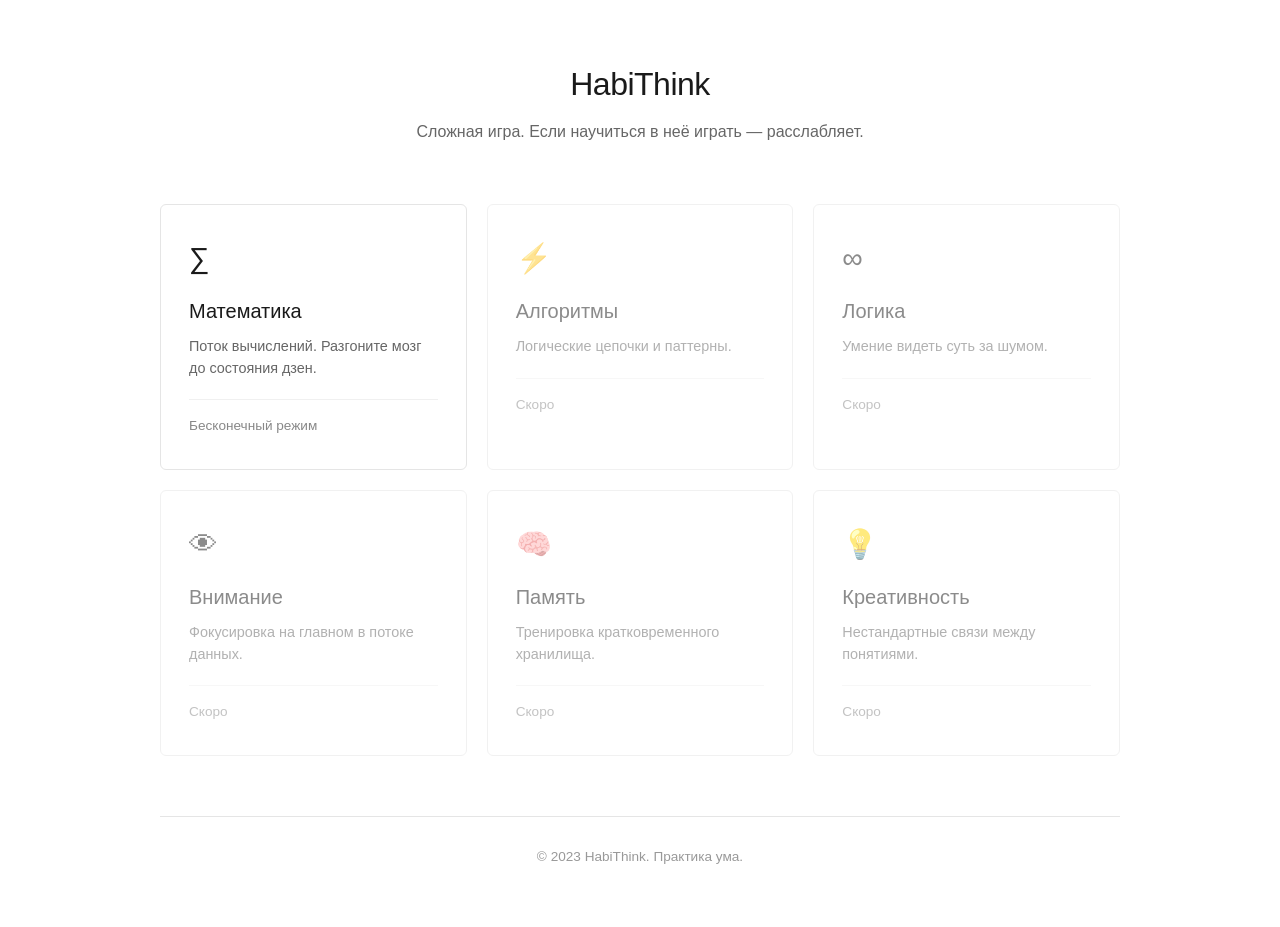
<file: index.html>
<!DOCTYPE html>
<html lang="ru">
<head>
    <meta charset="UTF-8">
    <meta name="viewport" content="width=device-width, initial-scale=1.0">
    <title>HabiThink - Главная</title>
    <link rel="stylesheet" href="styles.css">
</head>
<body>
    <div class="container">
        <header>
            <h1>HabiThink</h1>
            <p class="subtitle">Сложная игра. Если научиться в неё играть — расслабляет.</p>
        </header>

        <main class="grid">
            <a href="math.html" class="card">
                <div class="card-icon">∑</div>
                <h2>Математика</h2>
                <p class="card-desc">Поток вычислений. Разгоните мозг до состояния дзен.</p>
                <div class="card-stats">
                    <span>Бесконечный режим</span>
                </div>
            </a>

            <div class="card disabled">
                <div class="card-icon">⚡</div>
                <h2>Алгоритмы</h2>
                <p class="card-desc">Логические цепочки и паттерны.</p>
                <div class="card-stats">
                    <span>Скоро</span>
                </div>
            </div>

            <div class="card disabled">
                <div class="card-icon">∞</div>
                <h2>Логика</h2>
                <p class="card-desc">Умение видеть суть за шумом.</p>
                <div class="card-stats">
                    <span>Скоро</span>
                </div>
            </div>

            <div class="card disabled">
                <div class="card-icon">👁</div>
                <h2>Внимание</h2>
                <p class="card-desc">Фокусировка на главном в потоке данных.</p>
                <div class="card-stats">
                    <span>Скоро</span>
                </div>
            </div>

            <div class="card disabled">
                <div class="card-icon">🧠</div>
                <h2>Память</h2>
                <p class="card-desc">Тренировка кратковременного хранилища.</p>
                <div class="card-stats">
                    <span>Скоро</span>
                </div>
            </div>

            <div class="card disabled">
                <div class="card-icon">💡</div>
                <h2>Креативность</h2>
                <p class="card-desc">Нестандартные связи между понятиями.</p>
                <div class="card-stats">
                    <span>Скоро</span>
                </div>
            </div>
        </main>

        <footer>
            <p>&copy; 2023 HabiThink. Практика ума.</p>
        </footer>
    </div>
</body>
</html>
</file>
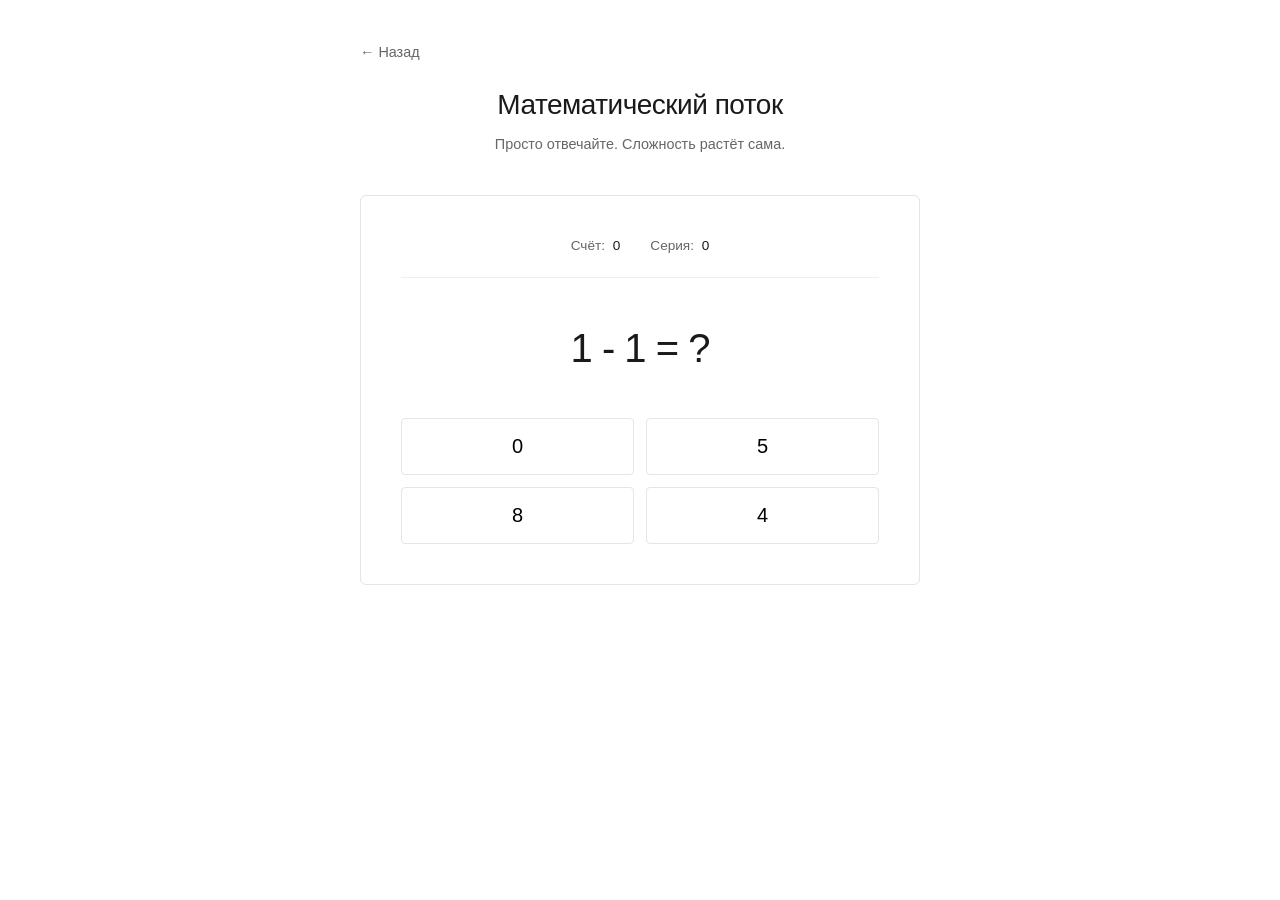
<file: math.html>
<!DOCTYPE html>
<html lang="ru">
<head>
    <meta charset="UTF-8">
    <meta name="viewport" content="width=device-width, initial-scale=1.0">
    <title>Математика — HabiThink</title>
    <link rel="stylesheet" href="styles.css">
</head>
<body>
    <div class="math-game-container">
        <a href="index.html" class="back-link">← Назад</a>
        
        <header class="math-header">
            <h1>Математический поток</h1>
            <p>Просто отвечайте. Сложность растёт сама.</p>
        </header>

        <div class="game-area">
            <div class="game-stats">
                <span class="game-stat">Счёт: <span class="game-stat-value" id="score">0</span></span>
                <span class="game-stat">Серия: <span class="game-stat-value" id="streak">0</span></span>
            </div>

            <div class="problem-display" id="problem">
                2 + 3 = ?
            </div>

            <div class="answer-buttons" id="answerButtons">
                <!-- Кнопки с вариантами ответов -->
            </div>

            <div class="feedback" id="feedback"></div>
        </div>
    </div>

    <script>
        // Состояние игры
        const gameState = {
            score: 0,
            streak: 0,
            currentAnswer: null,
            difficultyMultiplier: 1
        };

        // DOM элементы
        const problemEl = document.getElementById('problem');
        const answerButtonsEl = document.getElementById('answerButtons');
        const feedbackEl = document.getElementById('feedback');
        const scoreEl = document.getElementById('score');
        const streakEl = document.getElementById('streak');

        // Генерация случайного числа в диапазоне
        function randomInt(min, max) {
            return Math.floor(Math.random() * (max - min + 1)) + min;
        }

        // Генерация задачи
        function generateProblem() {
            const { difficultyMultiplier } = gameState;
            
            // Базовые диапазоны, которые растут незаметно
            const baseMax = 10 * difficultyMultiplier;
            const min = 1;
            const max = Math.min(baseMax, 50); // Ограничим максимум
            
            // Выбор операции на основе сложности
            let operations = ['+', '-'];
            if (difficultyMultiplier >= 2) operations.push('*');
            if (difficultyMultiplier >= 3) operations.push('/');
            
            const operation = operations[randomInt(0, operations.length - 1)];
            let num1, num2, answer;

            // Генерация чисел в зависимости от операции
            switch(operation) {
                case '+':
                    num1 = randomInt(min, max);
                    num2 = randomInt(min, max);
                    answer = num1 + num2;
                    break;
                case '-':
                    num1 = randomInt(min, max);
                    num2 = randomInt(min, num1);
                    answer = num1 - num2;
                    break;
                case '*':
                    const multMax = Math.min(max, 12);
                    num1 = randomInt(min, multMax);
                    num2 = randomInt(min, multMax);
                    answer = num1 * num2;
                    break;
                case '/':
                    num2 = randomInt(min, Math.min(max, 10));
                    answer = randomInt(min, Math.min(max, 10));
                    num1 = num2 * answer;
                    break;
            }

            // Форматирование отображения
            let displayOp = operation;
            if (operation === '*') displayOp = '×';
            if (operation === '/') displayOp = '÷';

            gameState.currentAnswer = answer;
            
            problemEl.textContent = `${num1} ${displayOp} ${num2} = ?`;
            
            generateAnswerButtons(answer);
        }

        // Генерация кнопок с ответами
        function generateAnswerButtons(correctAnswer) {
            answerButtonsEl.innerHTML = '';
            
            // Создаём массив ответов (1 правильный + 3 неправильных)
            const answers = new Set();
            answers.add(correctAnswer);
            
            while (answers.size < 4) {
                const offset = randomInt(-10, 10);
                const wrongAnswer = correctAnswer + offset;
                if (wrongAnswer !== correctAnswer && wrongAnswer > 0) {
                    answers.add(wrongAnswer);
                }
            }
            
            // Перемешиваем ответы
            const shuffledAnswers = Array.from(answers).sort(() => Math.random() - 0.5);
            
            // Создаём кнопки
            shuffledAnswers.forEach(answer => {
                const button = document.createElement('button');
                button.className = 'answer-btn';
                button.textContent = answer;
                button.addEventListener('click', () => checkAnswer(answer));
                answerButtonsEl.appendChild(button);
            });
        }

        // Проверка ответа
        function checkAnswer(userAnswer) {
            if (userAnswer === gameState.currentAnswer) {
                // Правильный ответ
                gameState.score += 10;
                gameState.streak++;
                
                // Незаметное повышение сложности каждые 5 правильных ответов
                gameState.difficultyMultiplier = Math.floor(gameState.streak / 5) + 1;
                
                showFeedback('Верно', 'correct');
                setTimeout(() => {
                    hideFeedback();
                    generateProblem();
                }, 600);
            } else {
                // Неправильный ответ
                gameState.streak = 0;
                gameState.difficultyMultiplier = 1;
                
                showFeedback(`Правильный ответ: ${gameState.currentAnswer}`, 'incorrect');
                setTimeout(() => {
                    hideFeedback();
                    generateProblem();
                }, 1000);
            }

            updateStats();
        }

        // Обновление статистики
        function updateStats() {
            scoreEl.textContent = gameState.score;
            streakEl.textContent = gameState.streak;
        }

        // Показ обратной связи
        function showFeedback(message, type) {
            feedbackEl.textContent = message;
            feedbackEl.className = `feedback ${type}`;
        }

        // Скрытие обратной связи
        function hideFeedback() {
            feedbackEl.className = 'feedback';
        }

        // Инициализация игры
        generateProblem();
    </script>
</body>
</html>
</file>
<file: styles.css>
/* HabiThink — Минималистичные стили */

* {
    margin: 0;
    padding: 0;
    box-sizing: border-box;
}

body {
    font-family: -apple-system, BlinkMacSystemFont, 'Segoe UI', sans-serif;
    background: #ffffff;
    color: #1a1a1a;
    line-height: 1.5;
}

.container {
    max-width: 1000px;
    margin: 0 auto;
    padding: 60px 20px;
}

header {
    text-align: center;
    margin-bottom: 60px;
}

header h1 {
    font-size: 2rem;
    font-weight: 400;
    margin-bottom: 12px;
    letter-spacing: -0.5px;
}

header p {
    font-size: 1rem;
    color: #666;
    max-width: 500px;
    margin: 0 auto;
}

.grid {
    display: grid;
    grid-template-columns: repeat(auto-fit, minmax(280px, 1fr));
    gap: 20px;
}

.card {
    background: #fff;
    border: 1px solid #e5e5e5;
    border-radius: 6px;
    padding: 32px 28px;
    cursor: pointer;
    transition: border-color 0.15s ease;
    text-decoration: none;
    color: inherit;
    display: block;
}

.card:hover {
    border-color: #1a1a1a;
}

.card.disabled {
    opacity: 0.5;
    cursor: default;
}

.card.disabled:hover {
    border-color: #e5e5e5;
}

.card-icon {
    font-size: 1.8rem;
    margin-bottom: 16px;
    display: block;
}

.card h2 {
    font-size: 1.25rem;
    font-weight: 500;
    margin-bottom: 10px;
    color: #1a1a1a;
}

.card-desc {
    color: #666;
    font-size: 0.9rem;
    line-height: 1.5;
}

.card-stats {
    margin-top: 20px;
    padding-top: 16px;
    border-top: 1px solid #f0f0f0;
    font-size: 0.85rem;
    color: #888;
}

footer {
    text-align: center;
    margin-top: 60px;
    padding-top: 30px;
    border-top: 1px solid #e5e5e5;
    color: #999;
    font-size: 0.85rem;
}

@media (max-width: 768px) {
    .container {
        padding: 40px 20px;
    }

    header h1 {
        font-size: 1.75rem;
    }

    .grid {
        grid-template-columns: 1fr;
    }
}

/* Math Game Styles */
.math-game-container {
    max-width: 600px;
    margin: 0 auto;
    padding: 40px 20px;
}

.math-header {
    text-align: center;
    margin-bottom: 40px;
}

.math-header h1 {
    font-size: 1.75rem;
    font-weight: 400;
    margin-bottom: 8px;
}

.math-header p {
    color: #666;
    font-size: 0.9rem;
}

.game-area {
    background: #fff;
    border: 1px solid #e5e5e5;
    border-radius: 6px;
    padding: 40px;
    text-align: center;
}

.game-stats {
    display: flex;
    justify-content: center;
    gap: 30px;
    margin-bottom: 30px;
    padding-bottom: 20px;
    border-bottom: 1px solid #f0f0f0;
}

.game-stat {
    font-size: 0.85rem;
    color: #666;
}

.game-stat-value {
    font-weight: 500;
    color: #1a1a1a;
    margin-left: 4px;
}

.problem-display {
    font-size: 2.5rem;
    font-weight: 400;
    margin: 40px 0;
    letter-spacing: -1px;
}

.answer-buttons {
    display: grid;
    grid-template-columns: repeat(2, 1fr);
    gap: 12px;
    margin-top: 30px;
}

.answer-btn {
    padding: 16px;
    border: 1px solid #e5e5e5;
    background: #fff;
    border-radius: 4px;
    cursor: pointer;
    font-size: 1.25rem;
    transition: all 0.15s ease;
}

.answer-btn:hover {
    border-color: #1a1a1a;
    background: #fafafa;
}

.answer-btn:active {
    background: #1a1a1a;
    color: #fff;
    border-color: #1a1a1a;
}

.feedback {
    margin-top: 20px;
    padding: 12px;
    border-radius: 4px;
    font-size: 0.9rem;
    display: none;
}

.feedback.correct {
    background: #f0fdf4;
    color: #166534;
    display: block;
}

.feedback.incorrect {
    background: #fef2f2;
    color: #991b1b;
    display: block;
}

.back-link {
    display: inline-block;
    margin-bottom: 20px;
    color: #666;
    text-decoration: none;
    font-size: 0.9rem;
}

.back-link:hover {
    color: #1a1a1a;
}

@media (max-width: 768px) {
    .math-game-container {
        padding: 20px;
    }

    .problem-display {
        font-size: 2rem;
    }

    .answer-buttons {
        grid-template-columns: 1fr;
    }
}
</file>
